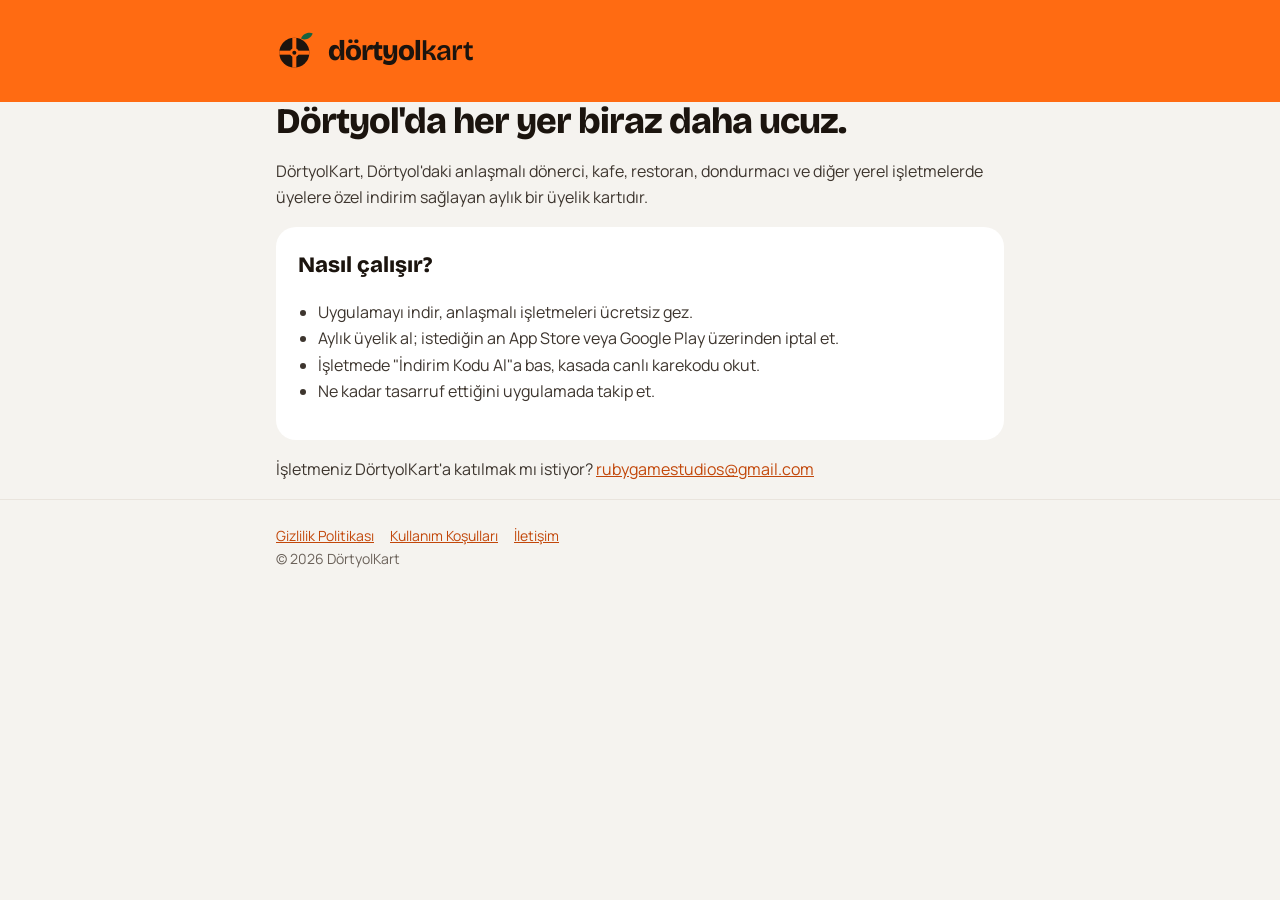
<file: index.html>
<!doctype html>
<html lang="tr">
<head>
<meta charset="utf-8">
<meta name="viewport" content="width=device-width, initial-scale=1">
<title>DörtyolKart</title>
<meta name="description" content="Dörtyol'daki yerel işletmelerde indirim sağlayan aylık üyelik kartı.">
<link rel="preconnect" href="https://fonts.googleapis.com">
<link href="https://fonts.googleapis.com/css2?family=Bricolage+Grotesque:opsz,wght@12..96,600;12..96,800&family=Manrope:wght@500;700;800&display=swap" rel="stylesheet">
<link rel="stylesheet" href="style.css">
</head>
<body>
<header><div class="wrap"><a class="brand" href="./"><svg width="40" height="40" viewBox="0 0 48 48" aria-hidden="true"><path d="M30 9 C33 2 41 1 44 3 C42 9 35 12 30 9 Z" fill="#16633F"/><circle cx="22" cy="26" r="18" fill="#1B140E"/><rect x="19.6" y="8" width="4.8" height="36" fill="#FF6B12"/><rect x="4" y="23.6" width="36" height="4.8" fill="#FF6B12"/><circle cx="22" cy="26" r="5.4" fill="#FF6B12"/><circle cx="22" cy="26" r="2.4" fill="#1B140E"/></svg><span>dörtyol<b>kart</b></span></a></div></header>
<main class="wrap">
<h1>Dörtyol'da her yer biraz daha ucuz.</h1>
<p>DörtyolKart, Dörtyol'daki anlaşmalı dönerci, kafe, restoran, dondurmacı ve diğer yerel işletmelerde üyelere özel indirim sağlayan aylık bir üyelik kartıdır.</p>
<div class="card">
<h2 style="margin-top:0">Nasıl çalışır?</h2>
<ul>
<li>Uygulamayı indir, anlaşmalı işletmeleri ücretsiz gez.</li>
<li>Aylık üyelik al; istediğin an App Store veya Google Play üzerinden iptal et.</li>
<li>İşletmede "İndirim Kodu Al"a bas, kasada canlı karekodu okut.</li>
<li>Ne kadar tasarruf ettiğini uygulamada takip et.</li>
</ul>
</div>
<p>İşletmeniz DörtyolKart'a katılmak mı istiyor? <a href="mailto:rubygamestudios@gmail.com">rubygamestudios@gmail.com</a></p>
</main>
<footer><div class="wrap"><a href="gizlilik.html">Gizlilik Politikası</a><a href="kosullar.html">Kullanım Koşulları</a><a href="mailto:rubygamestudios@gmail.com">İletişim</a><br>© 2026 DörtyolKart</div></footer>
</body>
</html>
</file>
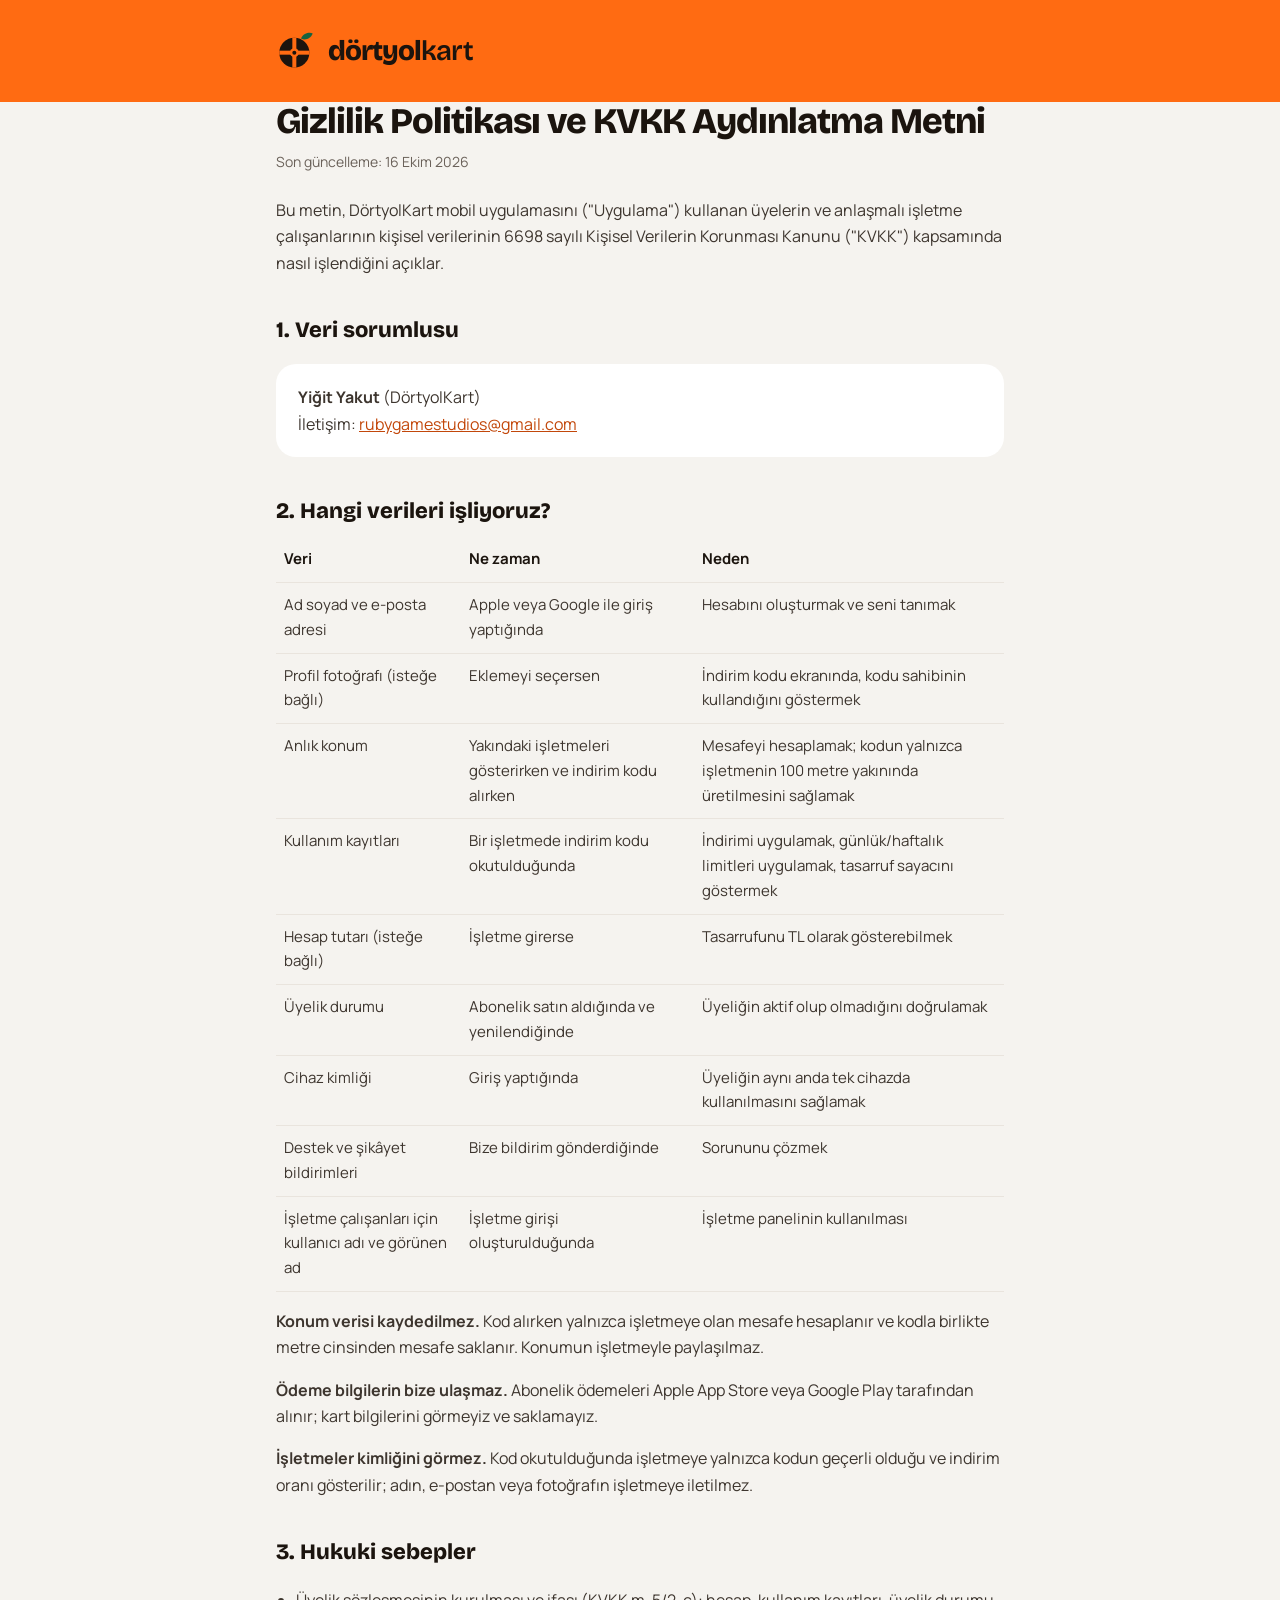
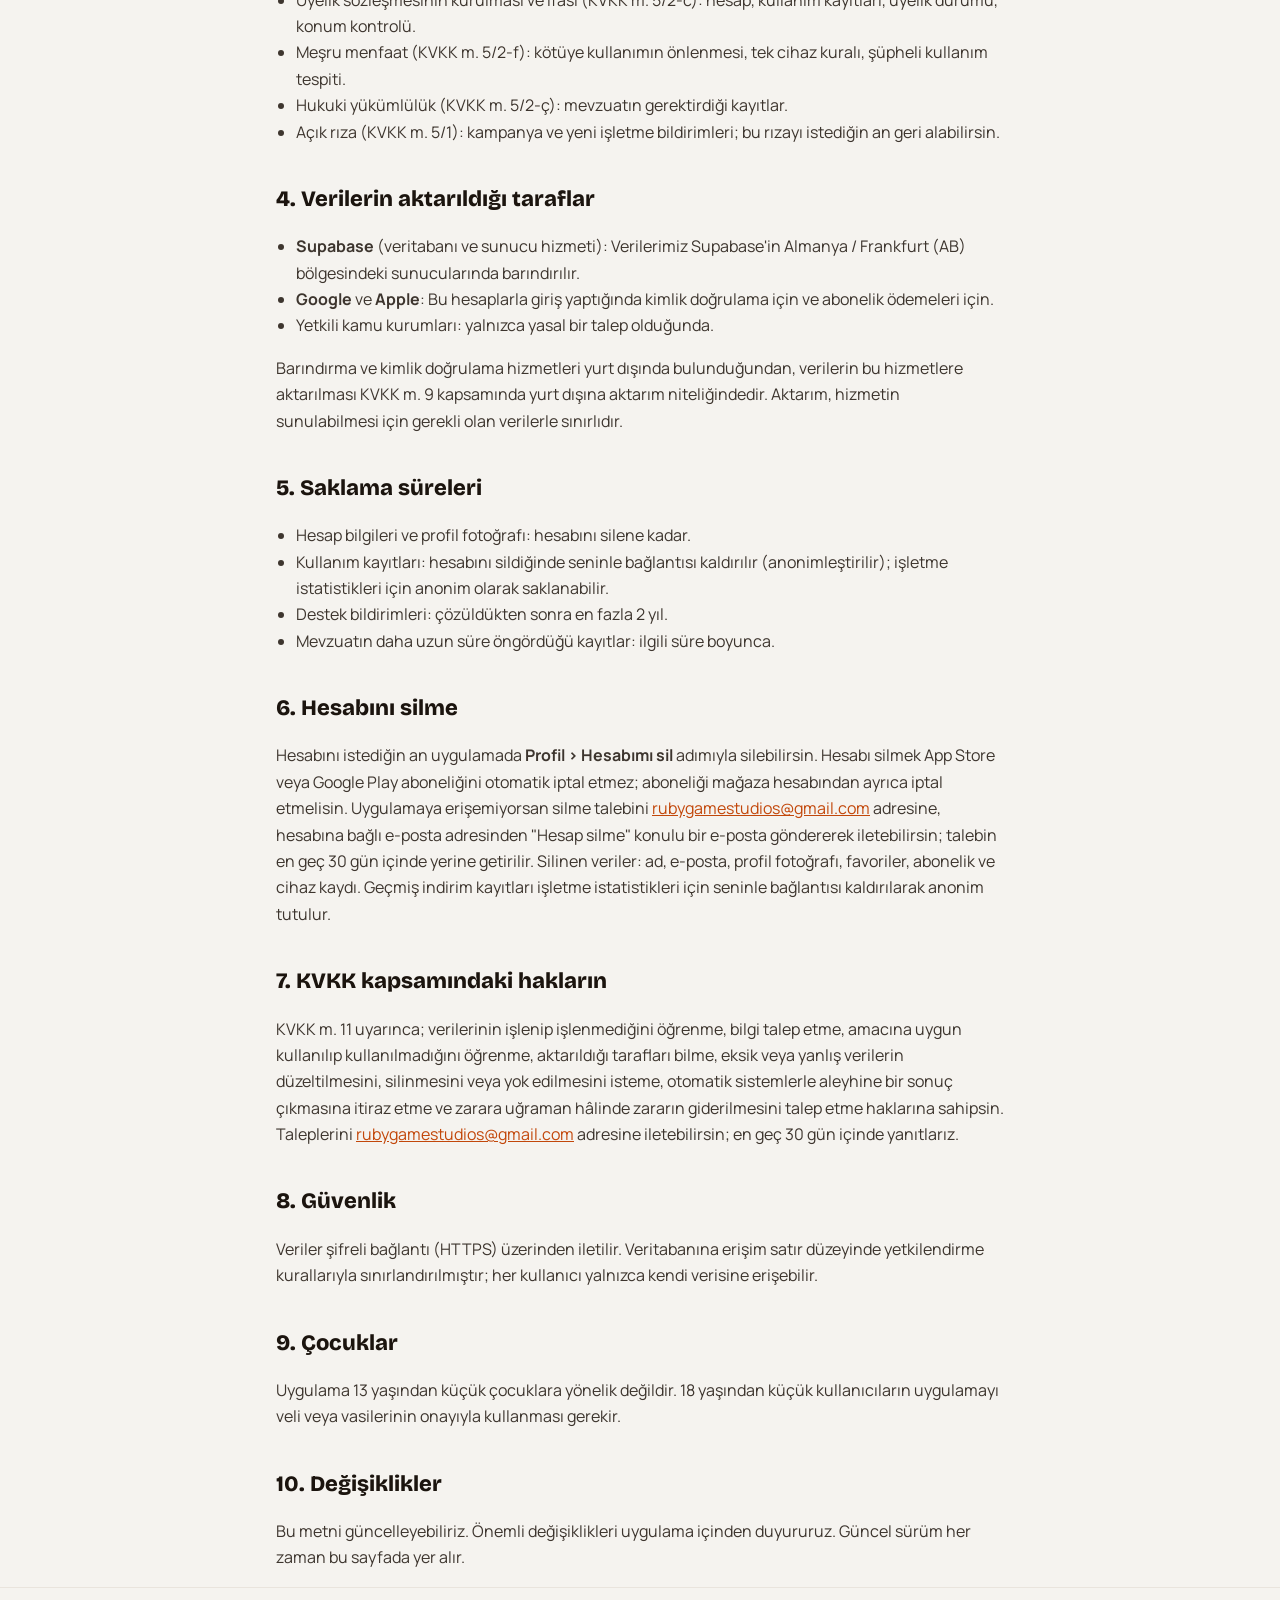
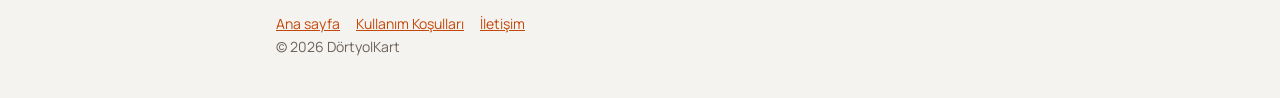
<file: gizlilik.html>
<!doctype html>
<html lang="tr">
<head>
<meta charset="utf-8">
<meta name="viewport" content="width=device-width, initial-scale=1">
<title>Gizlilik Politikası · DörtyolKart</title>
<link rel="preconnect" href="https://fonts.googleapis.com">
<link href="https://fonts.googleapis.com/css2?family=Bricolage+Grotesque:opsz,wght@12..96,600;12..96,800&family=Manrope:wght@500;700;800&display=swap" rel="stylesheet">
<link rel="stylesheet" href="style.css">
</head>
<body>
<header><div class="wrap"><a class="brand" href="./"><svg width="40" height="40" viewBox="0 0 48 48" aria-hidden="true"><path d="M30 9 C33 2 41 1 44 3 C42 9 35 12 30 9 Z" fill="#16633F"/><circle cx="22" cy="26" r="18" fill="#1B140E"/><rect x="19.6" y="8" width="4.8" height="36" fill="#FF6B12"/><rect x="4" y="23.6" width="36" height="4.8" fill="#FF6B12"/><circle cx="22" cy="26" r="5.4" fill="#FF6B12"/><circle cx="22" cy="26" r="2.4" fill="#1B140E"/></svg><span>dörtyol<b>kart</b></span></a></div></header>
<main class="wrap">
<h1>Gizlilik Politikası ve KVKK Aydınlatma Metni</h1>
<p class="meta">Son güncelleme: 16 Ekim 2026</p>

<p>Bu metin, DörtyolKart mobil uygulamasını ("Uygulama") kullanan üyelerin ve anlaşmalı işletme çalışanlarının kişisel verilerinin 6698 sayılı Kişisel Verilerin Korunması Kanunu ("KVKK") kapsamında nasıl işlendiğini açıklar.</p>

<h2>1. Veri sorumlusu</h2>
<div class="card">
<p style="margin:0"><b>Yiğit Yakut</b> (DörtyolKart)<br>İletişim: <a href="mailto:rubygamestudios@gmail.com">rubygamestudios@gmail.com</a></p>
</div>

<h2>2. Hangi verileri işliyoruz?</h2>
<table>
<thead><tr><th>Veri</th><th>Ne zaman</th><th>Neden</th></tr></thead>
<tbody>
<tr><td>Ad soyad ve e-posta adresi</td><td>Apple veya Google ile giriş yaptığında</td><td>Hesabını oluşturmak ve seni tanımak</td></tr>
<tr><td>Profil fotoğrafı (isteğe bağlı)</td><td>Eklemeyi seçersen</td><td>İndirim kodu ekranında, kodu sahibinin kullandığını göstermek</td></tr>
<tr><td>Anlık konum</td><td>Yakındaki işletmeleri gösterirken ve indirim kodu alırken</td><td>Mesafeyi hesaplamak; kodun yalnızca işletmenin 100 metre yakınında üretilmesini sağlamak</td></tr>
<tr><td>Kullanım kayıtları</td><td>Bir işletmede indirim kodu okutulduğunda</td><td>İndirimi uygulamak, günlük/haftalık limitleri uygulamak, tasarruf sayacını göstermek</td></tr>
<tr><td>Hesap tutarı (isteğe bağlı)</td><td>İşletme girerse</td><td>Tasarrufunu TL olarak gösterebilmek</td></tr>
<tr><td>Üyelik durumu</td><td>Abonelik satın aldığında ve yenilendiğinde</td><td>Üyeliğin aktif olup olmadığını doğrulamak</td></tr>
<tr><td>Cihaz kimliği</td><td>Giriş yaptığında</td><td>Üyeliğin aynı anda tek cihazda kullanılmasını sağlamak</td></tr>
<tr><td>Destek ve şikâyet bildirimleri</td><td>Bize bildirim gönderdiğinde</td><td>Sorununu çözmek</td></tr>
<tr><td>İşletme çalışanları için kullanıcı adı ve görünen ad</td><td>İşletme girişi oluşturulduğunda</td><td>İşletme panelinin kullanılması</td></tr>
</tbody>
</table>
<p><b>Konum verisi kaydedilmez.</b> Kod alırken yalnızca işletmeye olan mesafe hesaplanır ve kodla birlikte metre cinsinden mesafe saklanır. Konumun işletmeyle paylaşılmaz.</p>
<p><b>Ödeme bilgilerin bize ulaşmaz.</b> Abonelik ödemeleri Apple App Store veya Google Play tarafından alınır; kart bilgilerini görmeyiz ve saklamayız.</p>
<p><b>İşletmeler kimliğini görmez.</b> Kod okutulduğunda işletmeye yalnızca kodun geçerli olduğu ve indirim oranı gösterilir; adın, e-postan veya fotoğrafın işletmeye iletilmez.</p>

<h2>3. Hukuki sebepler</h2>
<ul>
<li>Üyelik sözleşmesinin kurulması ve ifası (KVKK m. 5/2-c): hesap, kullanım kayıtları, üyelik durumu, konum kontrolü.</li>
<li>Meşru menfaat (KVKK m. 5/2-f): kötüye kullanımın önlenmesi, tek cihaz kuralı, şüpheli kullanım tespiti.</li>
<li>Hukuki yükümlülük (KVKK m. 5/2-ç): mevzuatın gerektirdiği kayıtlar.</li>
<li>Açık rıza (KVKK m. 5/1): kampanya ve yeni işletme bildirimleri; bu rızayı istediğin an geri alabilirsin.</li>
</ul>

<h2>4. Verilerin aktarıldığı taraflar</h2>
<ul>
<li><b>Supabase</b> (veritabanı ve sunucu hizmeti): Verilerimiz Supabase'in Almanya / Frankfurt (AB) bölgesindeki sunucularında barındırılır.</li>
<li><b>Google</b> ve <b>Apple</b>: Bu hesaplarla giriş yaptığında kimlik doğrulama için ve abonelik ödemeleri için.</li>
<li>Yetkili kamu kurumları: yalnızca yasal bir talep olduğunda.</li>
</ul>
<p>Barındırma ve kimlik doğrulama hizmetleri yurt dışında bulunduğundan, verilerin bu hizmetlere aktarılması KVKK m. 9 kapsamında yurt dışına aktarım niteliğindedir. Aktarım, hizmetin sunulabilmesi için gerekli olan verilerle sınırlıdır.</p>

<h2>5. Saklama süreleri</h2>
<ul>
<li>Hesap bilgileri ve profil fotoğrafı: hesabını silene kadar.</li>
<li>Kullanım kayıtları: hesabını sildiğinde seninle bağlantısı kaldırılır (anonimleştirilir); işletme istatistikleri için anonim olarak saklanabilir.</li>
<li>Destek bildirimleri: çözüldükten sonra en fazla 2 yıl.</li>
<li>Mevzuatın daha uzun süre öngördüğü kayıtlar: ilgili süre boyunca.</li>
</ul>

<h2 id="hesap-silme">6. Hesabını silme</h2>
<p>Hesabını istediğin an uygulamada <b>Profil › Hesabımı sil</b> adımıyla silebilirsin. Hesabı silmek App Store veya Google Play aboneliğini otomatik iptal etmez; aboneliği mağaza hesabından ayrıca iptal etmelisin. Uygulamaya erişemiyorsan silme talebini <a href="mailto:rubygamestudios@gmail.com">rubygamestudios@gmail.com</a> adresine, hesabına bağlı e-posta adresinden "Hesap silme" konulu bir e-posta göndererek iletebilirsin; talebin en geç 30 gün içinde yerine getirilir. Silinen veriler: ad, e-posta, profil fotoğrafı, favoriler, abonelik ve cihaz kaydı. Geçmiş indirim kayıtları işletme istatistikleri için seninle bağlantısı kaldırılarak anonim tutulur.</p>

<h2>7. KVKK kapsamındaki hakların</h2>
<p>KVKK m. 11 uyarınca; verilerinin işlenip işlenmediğini öğrenme, bilgi talep etme, amacına uygun kullanılıp kullanılmadığını öğrenme, aktarıldığı tarafları bilme, eksik veya yanlış verilerin düzeltilmesini, silinmesini veya yok edilmesini isteme, otomatik sistemlerle aleyhine bir sonuç çıkmasına itiraz etme ve zarara uğraman hâlinde zararın giderilmesini talep etme haklarına sahipsin. Taleplerini <a href="mailto:rubygamestudios@gmail.com">rubygamestudios@gmail.com</a> adresine iletebilirsin; en geç 30 gün içinde yanıtlarız.</p>

<h2>8. Güvenlik</h2>
<p>Veriler şifreli bağlantı (HTTPS) üzerinden iletilir. Veritabanına erişim satır düzeyinde yetkilendirme kurallarıyla sınırlandırılmıştır; her kullanıcı yalnızca kendi verisine erişebilir.</p>

<h2>9. Çocuklar</h2>
<p>Uygulama 13 yaşından küçük çocuklara yönelik değildir. 18 yaşından küçük kullanıcıların uygulamayı veli veya vasilerinin onayıyla kullanması gerekir.</p>

<h2>10. Değişiklikler</h2>
<p>Bu metni güncelleyebiliriz. Önemli değişiklikleri uygulama içinden duyururuz. Güncel sürüm her zaman bu sayfada yer alır.</p>
</main>
<footer><div class="wrap"><a href="./">Ana sayfa</a><a href="kosullar.html">Kullanım Koşulları</a><a href="mailto:rubygamestudios@gmail.com">İletişim</a><br>© 2026 DörtyolKart</div></footer>
</body>
</html>
</file>
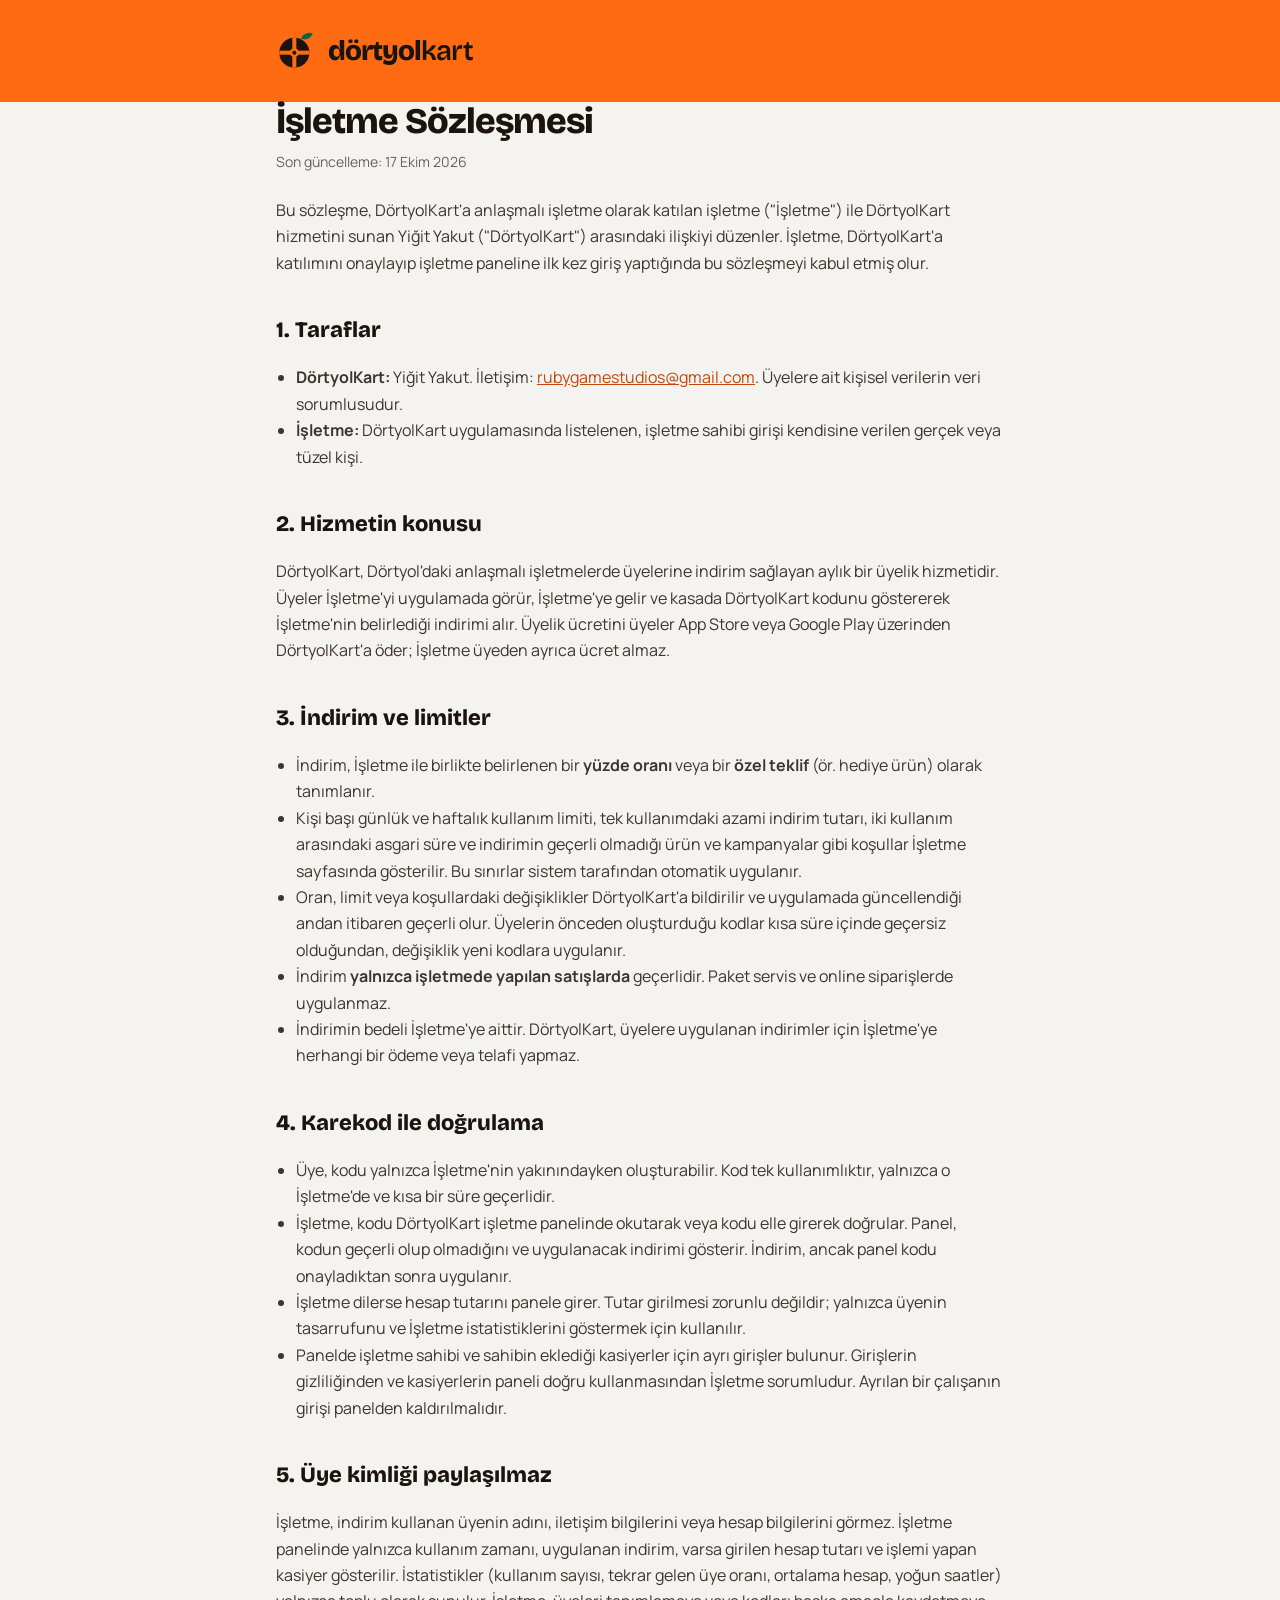
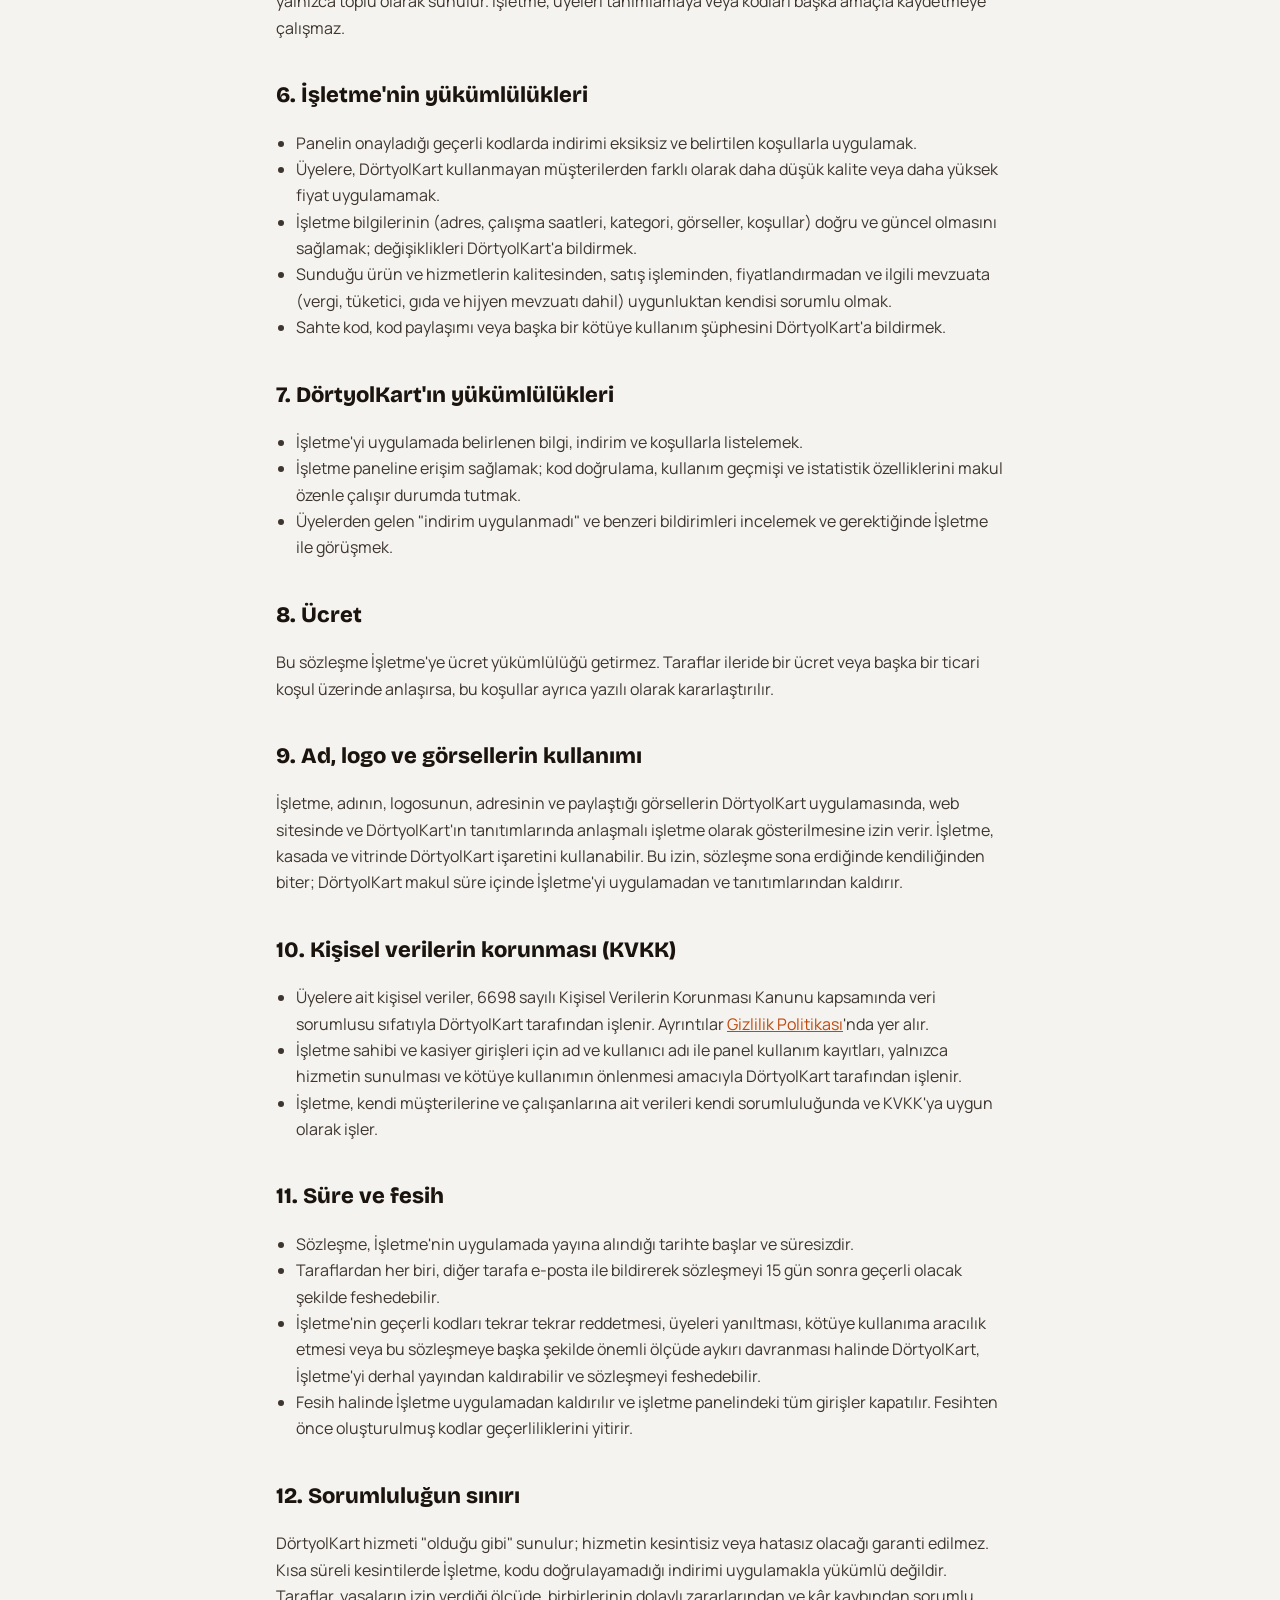
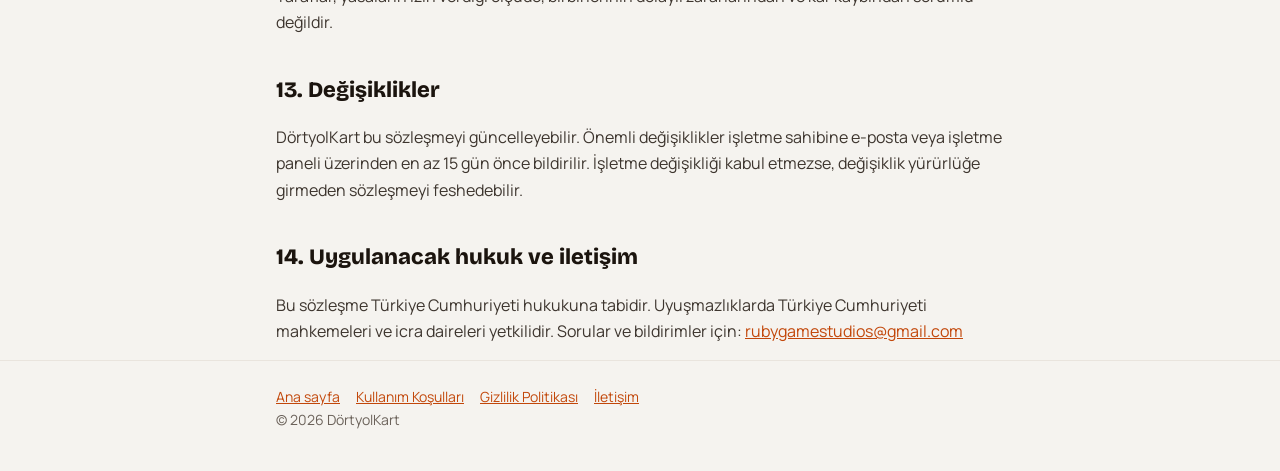
<file: isletme-sozlesmesi.html>
<!doctype html>
<html lang="tr">
<head>
<meta charset="utf-8">
<meta name="viewport" content="width=device-width, initial-scale=1">
<title>İşletme Sözleşmesi · DörtyolKart</title>
<link rel="preconnect" href="https://fonts.googleapis.com">
<link href="https://fonts.googleapis.com/css2?family=Bricolage+Grotesque:opsz,wght@12..96,600;12..96,800&family=Manrope:wght@500;700;800&display=swap" rel="stylesheet">
<link rel="stylesheet" href="style.css">
</head>
<body>
<header><div class="wrap"><a class="brand" href="./"><svg width="40" height="40" viewBox="0 0 48 48" aria-hidden="true"><path d="M30 9 C33 2 41 1 44 3 C42 9 35 12 30 9 Z" fill="#16633F"/><circle cx="22" cy="26" r="18" fill="#1B140E"/><rect x="19.6" y="8" width="4.8" height="36" fill="#FF6B12"/><rect x="4" y="23.6" width="36" height="4.8" fill="#FF6B12"/><circle cx="22" cy="26" r="5.4" fill="#FF6B12"/><circle cx="22" cy="26" r="2.4" fill="#1B140E"/></svg><span>dörtyol<b>kart</b></span></a></div></header>
<main class="wrap">
<h1>İşletme Sözleşmesi</h1>
<p class="meta">Son güncelleme: 17 Ekim 2026</p>

<p>Bu sözleşme, DörtyolKart'a anlaşmalı işletme olarak katılan işletme ("İşletme") ile DörtyolKart hizmetini sunan Yiğit Yakut ("DörtyolKart") arasındaki ilişkiyi düzenler. İşletme, DörtyolKart'a katılımını onaylayıp işletme paneline ilk kez giriş yaptığında bu sözleşmeyi kabul etmiş olur.</p>

<h2>1. Taraflar</h2>
<ul>
<li><b>DörtyolKart:</b> Yiğit Yakut. İletişim: <a href="mailto:rubygamestudios@gmail.com">rubygamestudios@gmail.com</a>. Üyelere ait kişisel verilerin veri sorumlusudur.</li>
<li><b>İşletme:</b> DörtyolKart uygulamasında listelenen, işletme sahibi girişi kendisine verilen gerçek veya tüzel kişi.</li>
</ul>

<h2>2. Hizmetin konusu</h2>
<p>DörtyolKart, Dörtyol'daki anlaşmalı işletmelerde üyelerine indirim sağlayan aylık bir üyelik hizmetidir. Üyeler İşletme'yi uygulamada görür, İşletme'ye gelir ve kasada DörtyolKart kodunu göstererek İşletme'nin belirlediği indirimi alır. Üyelik ücretini üyeler App Store veya Google Play üzerinden DörtyolKart'a öder; İşletme üyeden ayrıca ücret almaz.</p>

<h2>3. İndirim ve limitler</h2>
<ul>
<li>İndirim, İşletme ile birlikte belirlenen bir <b>yüzde oranı</b> veya bir <b>özel teklif</b> (ör. hediye ürün) olarak tanımlanır.</li>
<li>Kişi başı günlük ve haftalık kullanım limiti, tek kullanımdaki azami indirim tutarı, iki kullanım arasındaki asgari süre ve indirimin geçerli olmadığı ürün ve kampanyalar gibi koşullar İşletme sayfasında gösterilir. Bu sınırlar sistem tarafından otomatik uygulanır.</li>
<li>Oran, limit veya koşullardaki değişiklikler DörtyolKart'a bildirilir ve uygulamada güncellendiği andan itibaren geçerli olur. Üyelerin önceden oluşturduğu kodlar kısa süre içinde geçersiz olduğundan, değişiklik yeni kodlara uygulanır.</li>
<li>İndirim <b>yalnızca işletmede yapılan satışlarda</b> geçerlidir. Paket servis ve online siparişlerde uygulanmaz.</li>
<li>İndirimin bedeli İşletme'ye aittir. DörtyolKart, üyelere uygulanan indirimler için İşletme'ye herhangi bir ödeme veya telafi yapmaz.</li>
</ul>

<h2>4. Karekod ile doğrulama</h2>
<ul>
<li>Üye, kodu yalnızca İşletme'nin yakınındayken oluşturabilir. Kod tek kullanımlıktır, yalnızca o İşletme'de ve kısa bir süre geçerlidir.</li>
<li>İşletme, kodu DörtyolKart işletme panelinde okutarak veya kodu elle girerek doğrular. Panel, kodun geçerli olup olmadığını ve uygulanacak indirimi gösterir. İndirim, ancak panel kodu onayladıktan sonra uygulanır.</li>
<li>İşletme dilerse hesap tutarını panele girer. Tutar girilmesi zorunlu değildir; yalnızca üyenin tasarrufunu ve İşletme istatistiklerini göstermek için kullanılır.</li>
<li>Panelde işletme sahibi ve sahibin eklediği kasiyerler için ayrı girişler bulunur. Girişlerin gizliliğinden ve kasiyerlerin paneli doğru kullanmasından İşletme sorumludur. Ayrılan bir çalışanın girişi panelden kaldırılmalıdır.</li>
</ul>

<h2>5. Üye kimliği paylaşılmaz</h2>
<p>İşletme, indirim kullanan üyenin adını, iletişim bilgilerini veya hesap bilgilerini görmez. İşletme panelinde yalnızca kullanım zamanı, uygulanan indirim, varsa girilen hesap tutarı ve işlemi yapan kasiyer gösterilir. İstatistikler (kullanım sayısı, tekrar gelen üye oranı, ortalama hesap, yoğun saatler) yalnızca toplu olarak sunulur. İşletme, üyeleri tanımlamaya veya kodları başka amaçla kaydetmeye çalışmaz.</p>

<h2>6. İşletme'nin yükümlülükleri</h2>
<ul>
<li>Panelin onayladığı geçerli kodlarda indirimi eksiksiz ve belirtilen koşullarla uygulamak.</li>
<li>Üyelere, DörtyolKart kullanmayan müşterilerden farklı olarak daha düşük kalite veya daha yüksek fiyat uygulamamak.</li>
<li>İşletme bilgilerinin (adres, çalışma saatleri, kategori, görseller, koşullar) doğru ve güncel olmasını sağlamak; değişiklikleri DörtyolKart'a bildirmek.</li>
<li>Sunduğu ürün ve hizmetlerin kalitesinden, satış işleminden, fiyatlandırmadan ve ilgili mevzuata (vergi, tüketici, gıda ve hijyen mevzuatı dahil) uygunluktan kendisi sorumlu olmak.</li>
<li>Sahte kod, kod paylaşımı veya başka bir kötüye kullanım şüphesini DörtyolKart'a bildirmek.</li>
</ul>

<h2>7. DörtyolKart'ın yükümlülükleri</h2>
<ul>
<li>İşletme'yi uygulamada belirlenen bilgi, indirim ve koşullarla listelemek.</li>
<li>İşletme paneline erişim sağlamak; kod doğrulama, kullanım geçmişi ve istatistik özelliklerini makul özenle çalışır durumda tutmak.</li>
<li>Üyelerden gelen "indirim uygulanmadı" ve benzeri bildirimleri incelemek ve gerektiğinde İşletme ile görüşmek.</li>
</ul>

<h2>8. Ücret</h2>
<p>Bu sözleşme İşletme'ye ücret yükümlülüğü getirmez. Taraflar ileride bir ücret veya başka bir ticari koşul üzerinde anlaşırsa, bu koşullar ayrıca yazılı olarak kararlaştırılır.</p>

<h2>9. Ad, logo ve görsellerin kullanımı</h2>
<p>İşletme, adının, logosunun, adresinin ve paylaştığı görsellerin DörtyolKart uygulamasında, web sitesinde ve DörtyolKart'ın tanıtımlarında anlaşmalı işletme olarak gösterilmesine izin verir. İşletme, kasada ve vitrinde DörtyolKart işaretini kullanabilir. Bu izin, sözleşme sona erdiğinde kendiliğinden biter; DörtyolKart makul süre içinde İşletme'yi uygulamadan ve tanıtımlarından kaldırır.</p>

<h2>10. Kişisel verilerin korunması (KVKK)</h2>
<ul>
<li>Üyelere ait kişisel veriler, 6698 sayılı Kişisel Verilerin Korunması Kanunu kapsamında veri sorumlusu sıfatıyla DörtyolKart tarafından işlenir. Ayrıntılar <a href="gizlilik.html">Gizlilik Politikası</a>'nda yer alır.</li>
<li>İşletme sahibi ve kasiyer girişleri için ad ve kullanıcı adı ile panel kullanım kayıtları, yalnızca hizmetin sunulması ve kötüye kullanımın önlenmesi amacıyla DörtyolKart tarafından işlenir.</li>
<li>İşletme, kendi müşterilerine ve çalışanlarına ait verileri kendi sorumluluğunda ve KVKK'ya uygun olarak işler.</li>
</ul>

<h2>11. Süre ve fesih</h2>
<ul>
<li>Sözleşme, İşletme'nin uygulamada yayına alındığı tarihte başlar ve süresizdir.</li>
<li>Taraflardan her biri, diğer tarafa e-posta ile bildirerek sözleşmeyi 15 gün sonra geçerli olacak şekilde feshedebilir.</li>
<li>İşletme'nin geçerli kodları tekrar tekrar reddetmesi, üyeleri yanıltması, kötüye kullanıma aracılık etmesi veya bu sözleşmeye başka şekilde önemli ölçüde aykırı davranması halinde DörtyolKart, İşletme'yi derhal yayından kaldırabilir ve sözleşmeyi feshedebilir.</li>
<li>Fesih halinde İşletme uygulamadan kaldırılır ve işletme panelindeki tüm girişler kapatılır. Fesihten önce oluşturulmuş kodlar geçerliliklerini yitirir.</li>
</ul>

<h2>12. Sorumluluğun sınırı</h2>
<p>DörtyolKart hizmeti "olduğu gibi" sunulur; hizmetin kesintisiz veya hatasız olacağı garanti edilmez. Kısa süreli kesintilerde İşletme, kodu doğrulayamadığı indirimi uygulamakla yükümlü değildir. Taraflar, yasaların izin verdiği ölçüde, birbirlerinin dolaylı zararlarından ve kâr kaybından sorumlu değildir.</p>

<h2>13. Değişiklikler</h2>
<p>DörtyolKart bu sözleşmeyi güncelleyebilir. Önemli değişiklikler işletme sahibine e-posta veya işletme paneli üzerinden en az 15 gün önce bildirilir. İşletme değişikliği kabul etmezse, değişiklik yürürlüğe girmeden sözleşmeyi feshedebilir.</p>

<h2>14. Uygulanacak hukuk ve iletişim</h2>
<p>Bu sözleşme Türkiye Cumhuriyeti hukukuna tabidir. Uyuşmazlıklarda Türkiye Cumhuriyeti mahkemeleri ve icra daireleri yetkilidir. Sorular ve bildirimler için: <a href="mailto:rubygamestudios@gmail.com">rubygamestudios@gmail.com</a></p>
</main>
<footer><div class="wrap"><a href="./">Ana sayfa</a><a href="kosullar.html">Kullanım Koşulları</a><a href="gizlilik.html">Gizlilik Politikası</a><a href="mailto:rubygamestudios@gmail.com">İletişim</a><br>© 2026 DörtyolKart</div></footer>
</body>
</html>
</file>
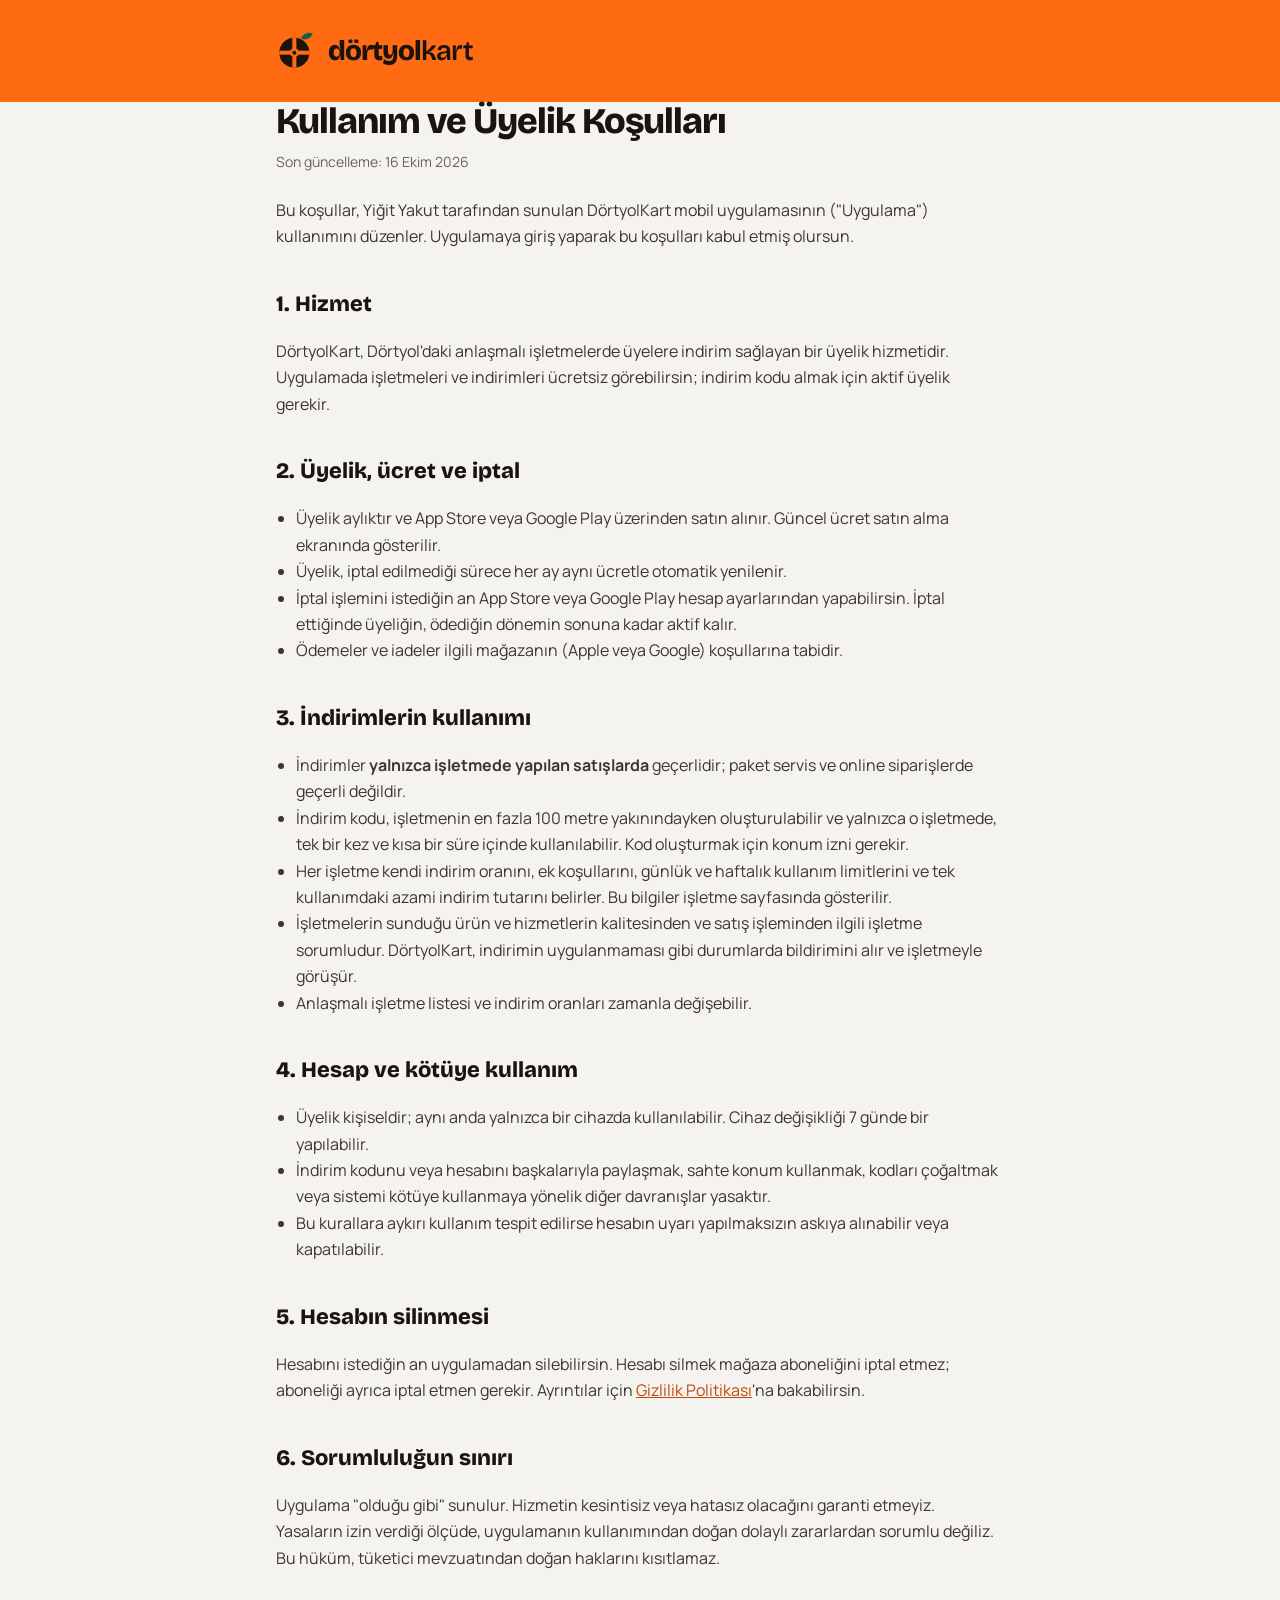
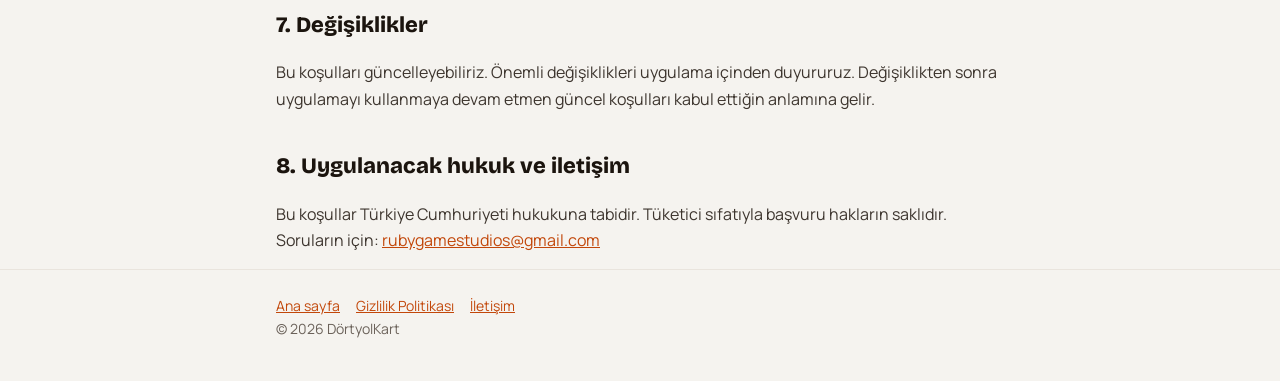
<file: kosullar.html>
<!doctype html>
<html lang="tr">
<head>
<meta charset="utf-8">
<meta name="viewport" content="width=device-width, initial-scale=1">
<title>Kullanım Koşulları · DörtyolKart</title>
<link rel="preconnect" href="https://fonts.googleapis.com">
<link href="https://fonts.googleapis.com/css2?family=Bricolage+Grotesque:opsz,wght@12..96,600;12..96,800&family=Manrope:wght@500;700;800&display=swap" rel="stylesheet">
<link rel="stylesheet" href="style.css">
</head>
<body>
<header><div class="wrap"><a class="brand" href="./"><svg width="40" height="40" viewBox="0 0 48 48" aria-hidden="true"><path d="M30 9 C33 2 41 1 44 3 C42 9 35 12 30 9 Z" fill="#16633F"/><circle cx="22" cy="26" r="18" fill="#1B140E"/><rect x="19.6" y="8" width="4.8" height="36" fill="#FF6B12"/><rect x="4" y="23.6" width="36" height="4.8" fill="#FF6B12"/><circle cx="22" cy="26" r="5.4" fill="#FF6B12"/><circle cx="22" cy="26" r="2.4" fill="#1B140E"/></svg><span>dörtyol<b>kart</b></span></a></div></header>
<main class="wrap">
<h1>Kullanım ve Üyelik Koşulları</h1>
<p class="meta">Son güncelleme: 16 Ekim 2026</p>

<p>Bu koşullar, Yiğit Yakut tarafından sunulan DörtyolKart mobil uygulamasının ("Uygulama") kullanımını düzenler. Uygulamaya giriş yaparak bu koşulları kabul etmiş olursun.</p>

<h2>1. Hizmet</h2>
<p>DörtyolKart, Dörtyol'daki anlaşmalı işletmelerde üyelere indirim sağlayan bir üyelik hizmetidir. Uygulamada işletmeleri ve indirimleri ücretsiz görebilirsin; indirim kodu almak için aktif üyelik gerekir.</p>

<h2>2. Üyelik, ücret ve iptal</h2>
<ul>
<li>Üyelik aylıktır ve App Store veya Google Play üzerinden satın alınır. Güncel ücret satın alma ekranında gösterilir.</li>
<li>Üyelik, iptal edilmediği sürece her ay aynı ücretle otomatik yenilenir.</li>
<li>İptal işlemini istediğin an App Store veya Google Play hesap ayarlarından yapabilirsin. İptal ettiğinde üyeliğin, ödediğin dönemin sonuna kadar aktif kalır.</li>
<li>Ödemeler ve iadeler ilgili mağazanın (Apple veya Google) koşullarına tabidir.</li>
</ul>

<h2>3. İndirimlerin kullanımı</h2>
<ul>
<li>İndirimler <b>yalnızca işletmede yapılan satışlarda</b> geçerlidir; paket servis ve online siparişlerde geçerli değildir.</li>
<li>İndirim kodu, işletmenin en fazla 100 metre yakınındayken oluşturulabilir ve yalnızca o işletmede, tek bir kez ve kısa bir süre içinde kullanılabilir. Kod oluşturmak için konum izni gerekir.</li>
<li>Her işletme kendi indirim oranını, ek koşullarını, günlük ve haftalık kullanım limitlerini ve tek kullanımdaki azami indirim tutarını belirler. Bu bilgiler işletme sayfasında gösterilir.</li>
<li>İşletmelerin sunduğu ürün ve hizmetlerin kalitesinden ve satış işleminden ilgili işletme sorumludur. DörtyolKart, indirimin uygulanmaması gibi durumlarda bildirimini alır ve işletmeyle görüşür.</li>
<li>Anlaşmalı işletme listesi ve indirim oranları zamanla değişebilir.</li>
</ul>

<h2>4. Hesap ve kötüye kullanım</h2>
<ul>
<li>Üyelik kişiseldir; aynı anda yalnızca bir cihazda kullanılabilir. Cihaz değişikliği 7 günde bir yapılabilir.</li>
<li>İndirim kodunu veya hesabını başkalarıyla paylaşmak, sahte konum kullanmak, kodları çoğaltmak veya sistemi kötüye kullanmaya yönelik diğer davranışlar yasaktır.</li>
<li>Bu kurallara aykırı kullanım tespit edilirse hesabın uyarı yapılmaksızın askıya alınabilir veya kapatılabilir.</li>
</ul>

<h2>5. Hesabın silinmesi</h2>
<p>Hesabını istediğin an uygulamadan silebilirsin. Hesabı silmek mağaza aboneliğini iptal etmez; aboneliği ayrıca iptal etmen gerekir. Ayrıntılar için <a href="gizlilik.html">Gizlilik Politikası</a>'na bakabilirsin.</p>

<h2>6. Sorumluluğun sınırı</h2>
<p>Uygulama "olduğu gibi" sunulur. Hizmetin kesintisiz veya hatasız olacağını garanti etmeyiz. Yasaların izin verdiği ölçüde, uygulamanın kullanımından doğan dolaylı zararlardan sorumlu değiliz. Bu hüküm, tüketici mevzuatından doğan haklarını kısıtlamaz.</p>

<h2>7. Değişiklikler</h2>
<p>Bu koşulları güncelleyebiliriz. Önemli değişiklikleri uygulama içinden duyururuz. Değişiklikten sonra uygulamayı kullanmaya devam etmen güncel koşulları kabul ettiğin anlamına gelir.</p>

<h2>8. Uygulanacak hukuk ve iletişim</h2>
<p>Bu koşullar Türkiye Cumhuriyeti hukukuna tabidir. Tüketici sıfatıyla başvuru hakların saklıdır. Soruların için: <a href="mailto:rubygamestudios@gmail.com">rubygamestudios@gmail.com</a></p>
</main>
<footer><div class="wrap"><a href="./">Ana sayfa</a><a href="gizlilik.html">Gizlilik Politikası</a><a href="mailto:rubygamestudios@gmail.com">İletişim</a><br>© 2026 DörtyolKart</div></footer>
</body>
</html>
</file>
<file: style.css>
:root {
  --orange: #ff6b12;
  --peel: #c2470a;
  --night: #1b140e;
  --sand: #f5f3ef;
  --text: #3d352e;
  --muted: #6b625a;
  --line: #e9e4dd;
}
* { box-sizing: border-box; }
body {
  margin: 0;
  background: var(--sand);
  color: var(--text);
  font-family: 'Manrope', system-ui, sans-serif;
  font-size: 16px;
  line-height: 1.65;
}
header {
  background: var(--orange);
  color: var(--night);
  padding: 28px 16px;
}
.wrap { max-width: 760px; margin: 0 auto; padding: 0 16px; }
.brand { display: flex; align-items: center; gap: 12px; text-decoration: none; color: var(--night); }
.brand span { font-family: 'Bricolage Grotesque', sans-serif; font-weight: 800; font-size: 28px; letter-spacing: -1px; }
.brand span b { font-weight: 600; }
main { padding: 32px 0 64px; }
h1 { font-family: 'Bricolage Grotesque', sans-serif; font-weight: 800; color: var(--night); font-size: 36px; line-height: 1.1; letter-spacing: -1px; margin: 0 0 8px; }
h2 { font-family: 'Bricolage Grotesque', sans-serif; font-weight: 800; color: var(--night); font-size: 22px; margin: 36px 0 8px; }
.meta { color: var(--muted); font-size: 14px; margin: 0 0 24px; }
.card { background: #fff; border-radius: 20px; padding: 20px 22px; margin: 16px 0; }
table { width: 100%; border-collapse: collapse; font-size: 15px; }
th, td { text-align: left; vertical-align: top; padding: 10px 8px; border-bottom: 1px solid var(--line); }
th { color: var(--night); }
a { color: var(--peel); }
ul { padding-left: 20px; }
footer { border-top: 1px solid var(--line); padding: 24px 0 40px; color: var(--muted); font-size: 14px; }
footer a { margin-right: 16px; }
.cta { display: inline-block; background: var(--night); color: #fff; text-decoration: none; padding: 12px 18px; border-radius: 14px; font-weight: 800; }
@media (max-width: 520px) {
  h1 { font-size: 30px; }
  table, thead, tbody, tr, th, td { display: block; }
  thead { display: none; }
  td { border-bottom: 0; padding: 4px 0; }
  tr { border-bottom: 1px solid var(--line); padding: 10px 0; }
}
</file>
